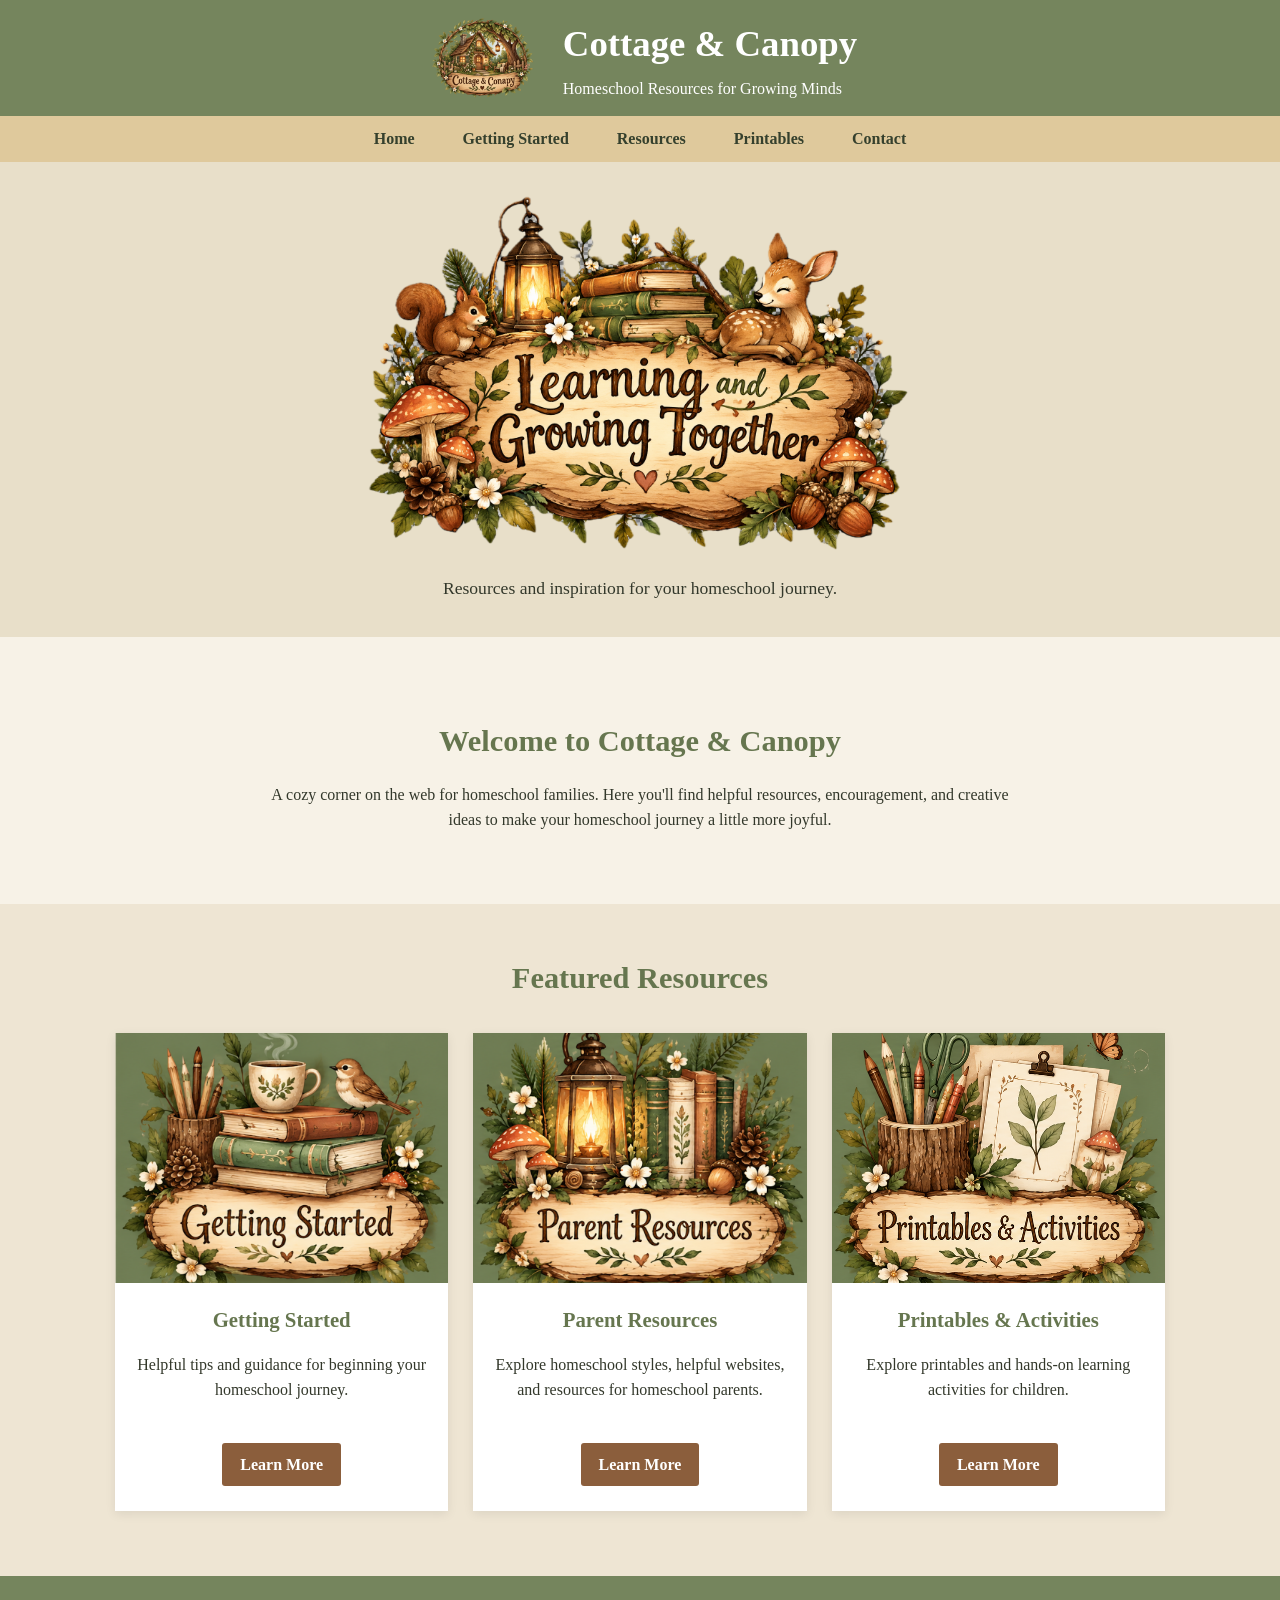
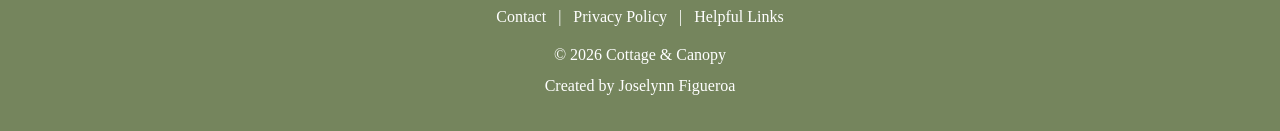
<file: index.html>
<!DOCTYPE html>
<html lang="en">

<head>
    <meta charset="UTF-8">
    <meta name="viewport" content="width=device-width, initial-scale=1.0">

    <meta name="description"
          content="Cottage and Canopy provides homeschool resources, ideas, and inspiration for homeschool families.">

    <title>Cottage &amp; Canopy | Homeschool Resources</title>

    <link rel="stylesheet" href="style.css">
</head>

<body>

    <!-- HEADER -->
    <header>

        <div class="branding">

            <img src="cottage-canopy-logo.png"
                 alt="Cottage and Canopy woodland cottage logo"
                 class="site-logo">

            <div class="brand-text">
                <h1>Cottage &amp; Canopy</h1>
                <p>Homeschool Resources for Growing Minds</p>
            </div>

        </div>

    </header>


    <!-- NAVIGATION -->
    <nav>
        <a href="index.html">Home</a>
        <a href="gettingstarted.html">Getting Started</a>
        <a href="resources.html">Resources</a>
        <a href="printables.html">Printables</a>
        <a href="contact.html">Contact</a>
    </nav>


    <main>

        <!-- HERO -->
        <section class="home-hero">

            <img src="learning-growing.png"
                 alt="Learning and Growing Together woodland sign"
                 class="hero-image">

            <p class="hero-subtitle">
                Resources and inspiration for your homeschool journey.
            </p>

        </section>


        <!-- WELCOME -->
        <section class="welcome">

            <h2>Welcome to Cottage &amp; Canopy</h2>

            <p>
                A cozy corner on the web for homeschool families.
                Here you'll find helpful resources, encouragement,
                and creative ideas to make your homeschool journey
                a little more joyful.
            </p>

        </section>


        <!-- FEATURED RESOURCES -->
        <section class="featured">

            <h2>Featured Resources</h2>

            <div class="cards">


                <!-- GETTING STARTED -->
                <article class="card">

                    <img src="gettingstarted.png"
                         alt="Getting Started homeschool resources"
                         class="featured-image">

                    <h3>Getting Started</h3>

                    <p>
                        Helpful tips and guidance for beginning
                        your homeschool journey.
                    </p>

                    <a class="button"
                       href="gettingstarted.html">
                        Learn More
                    </a>

                </article>


                <!-- PARENT RESOURCES -->
                <article class="card">

                    <img src="parentresources.png"
                         alt="Parent Resources for homeschool families"
                         class="featured-image">

                    <h3>Parent Resources</h3>

                    <p>
                        Explore homeschool styles, helpful websites,
                        and resources for homeschool parents.
                    </p>

                    <a class="button"
                       href="resources.html">
                        Learn More
                    </a>

                </article>


                <!-- PRINTABLES -->
                <article class="card">

                    <img src="printables.png"
                         alt="Printables and Activities homeschool resources"
                         class="featured-image">

                    <h3>Printables &amp; Activities</h3>

                    <p>
                        Explore printables and hands-on learning
                        activities for children.
                    </p>

                    <a class="button"
                       href="printables.html">
                        Learn More
                    </a>

                </article>

            </div>

        </section>

    </main>


    <!-- FOOTER -->
    <footer>

        <div class="footer-links">

            <a href="contact.html">Contact</a>

            <span>|</span>

            <a href="#">Privacy Policy</a>

            <span>|</span>

            <a href="resources.html">Helpful Links</a>

        </div>

        <p>&copy; 2026 Cottage &amp; Canopy</p>

        <p>Created by Joselynn Figueroa</p>

    </footer>

</body>

</html>
</file>
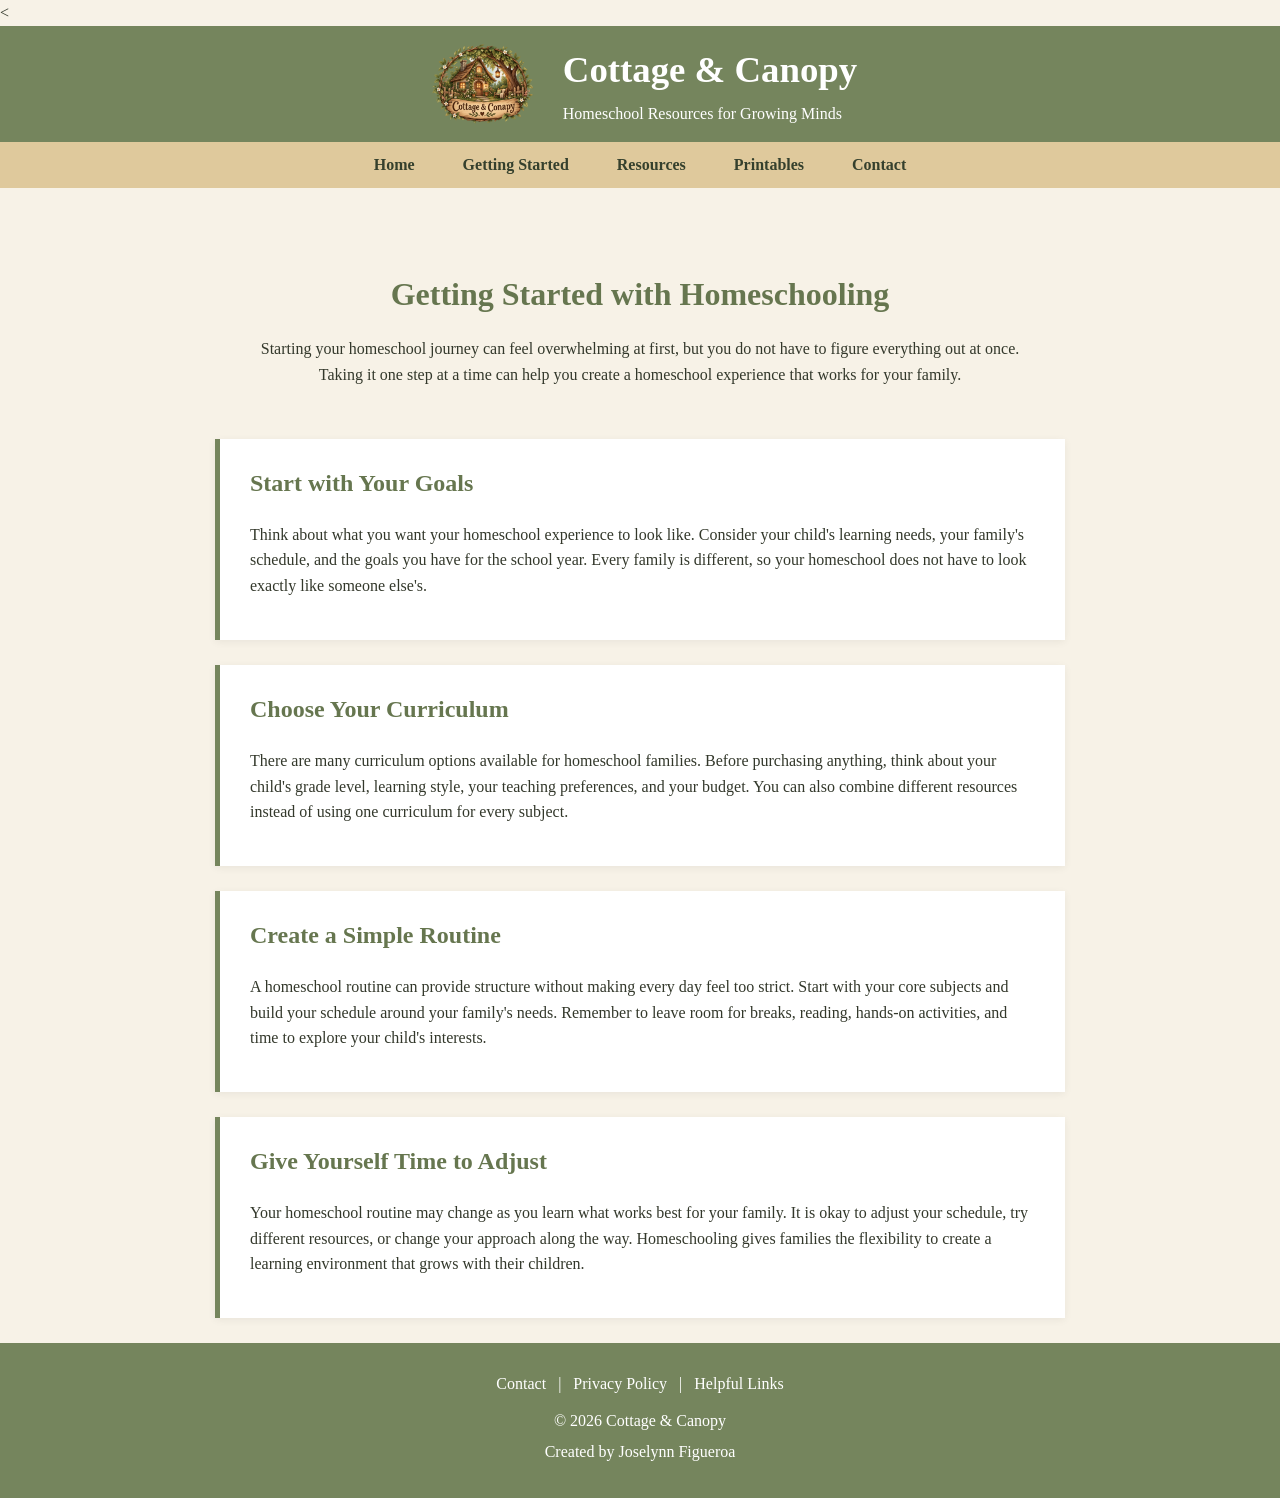
<file: gettingstarted.html>
<!DOCTYPE html>
<html lang="en">

<head>
    <meta charset="UTF-8">
    <meta name="viewport" content="width=device-width, initial-scale=1.0">
    <title>Getting Started | Cottage &amp; Canopy</title>
    <link rel="stylesheet" href="style.css">
</head>

<body>

    <<header>
    <div class="branding">

        <img src="cottage-canopy-logo.png"
             alt="Cottage and Canopy woodland cottage logo"
             class="site-logo">

        <div class="brand-text">
            <h1>Cottage &amp; Canopy</h1>
            <p>Homeschool Resources for Growing Minds</p>
        </div>

    </div>
</header>

    <nav>
        <a href="index.html">Home</a>
        <a href="gettingstarted.html">Getting Started</a>
        <a href="resources.html">Resources</a>
        <a href="printables.html">Printables</a>
        <a href="contact.html">Contact</a>
    </nav>

    <main>

        <section class="page-intro">
            <h2>Getting Started with Homeschooling</h2>
            <p>
                Starting your homeschool journey can feel overwhelming at first,
                but you do not have to figure everything out at once. Taking it
                one step at a time can help you create a homeschool experience
                that works for your family.
            </p>
        </section>

        <section class="content-section">
            <h2>Start with Your Goals</h2>
            <p>
                Think about what you want your homeschool experience to look like.
                Consider your child's learning needs, your family's schedule, and
                the goals you have for the school year. Every family is different,
                so your homeschool does not have to look exactly like someone else's.
            </p>
        </section>

        <section class="content-section">
            <h2>Choose Your Curriculum</h2>
            <p>
                There are many curriculum options available for homeschool
                families. Before purchasing anything, think about your child's
                grade level, learning style, your teaching preferences, and your
                budget. You can also combine different resources instead of using
                one curriculum for every subject.
            </p>
        </section>

        <section class="content-section">
            <h2>Create a Simple Routine</h2>
            <p>
                A homeschool routine can provide structure without making every
                day feel too strict. Start with your core subjects and build your
                schedule around your family's needs. Remember to leave room for
                breaks, reading, hands-on activities, and time to explore your
                child's interests.
            </p>
        </section>

        <section class="content-section">
            <h2>Give Yourself Time to Adjust</h2>
            <p>
                Your homeschool routine may change as you learn what works best
                for your family. It is okay to adjust your schedule, try different
                resources, or change your approach along the way. Homeschooling
                gives families the flexibility to create a learning environment
                that grows with their children.
            </p>
        </section>

    </main>

    <footer>
        <div class="footer-links">
            <a href="contact.html">Contact</a>
            <span>|</span>
            <a href="#">Privacy Policy</a>
            <span>|</span>
            <a href="#">Helpful Links</a>
        </div>

        <p>&copy; 2026 Cottage &amp; Canopy</p>
        <p>Created by Joselynn Figueroa</p>
    </footer>

</body>

</html>
</file>
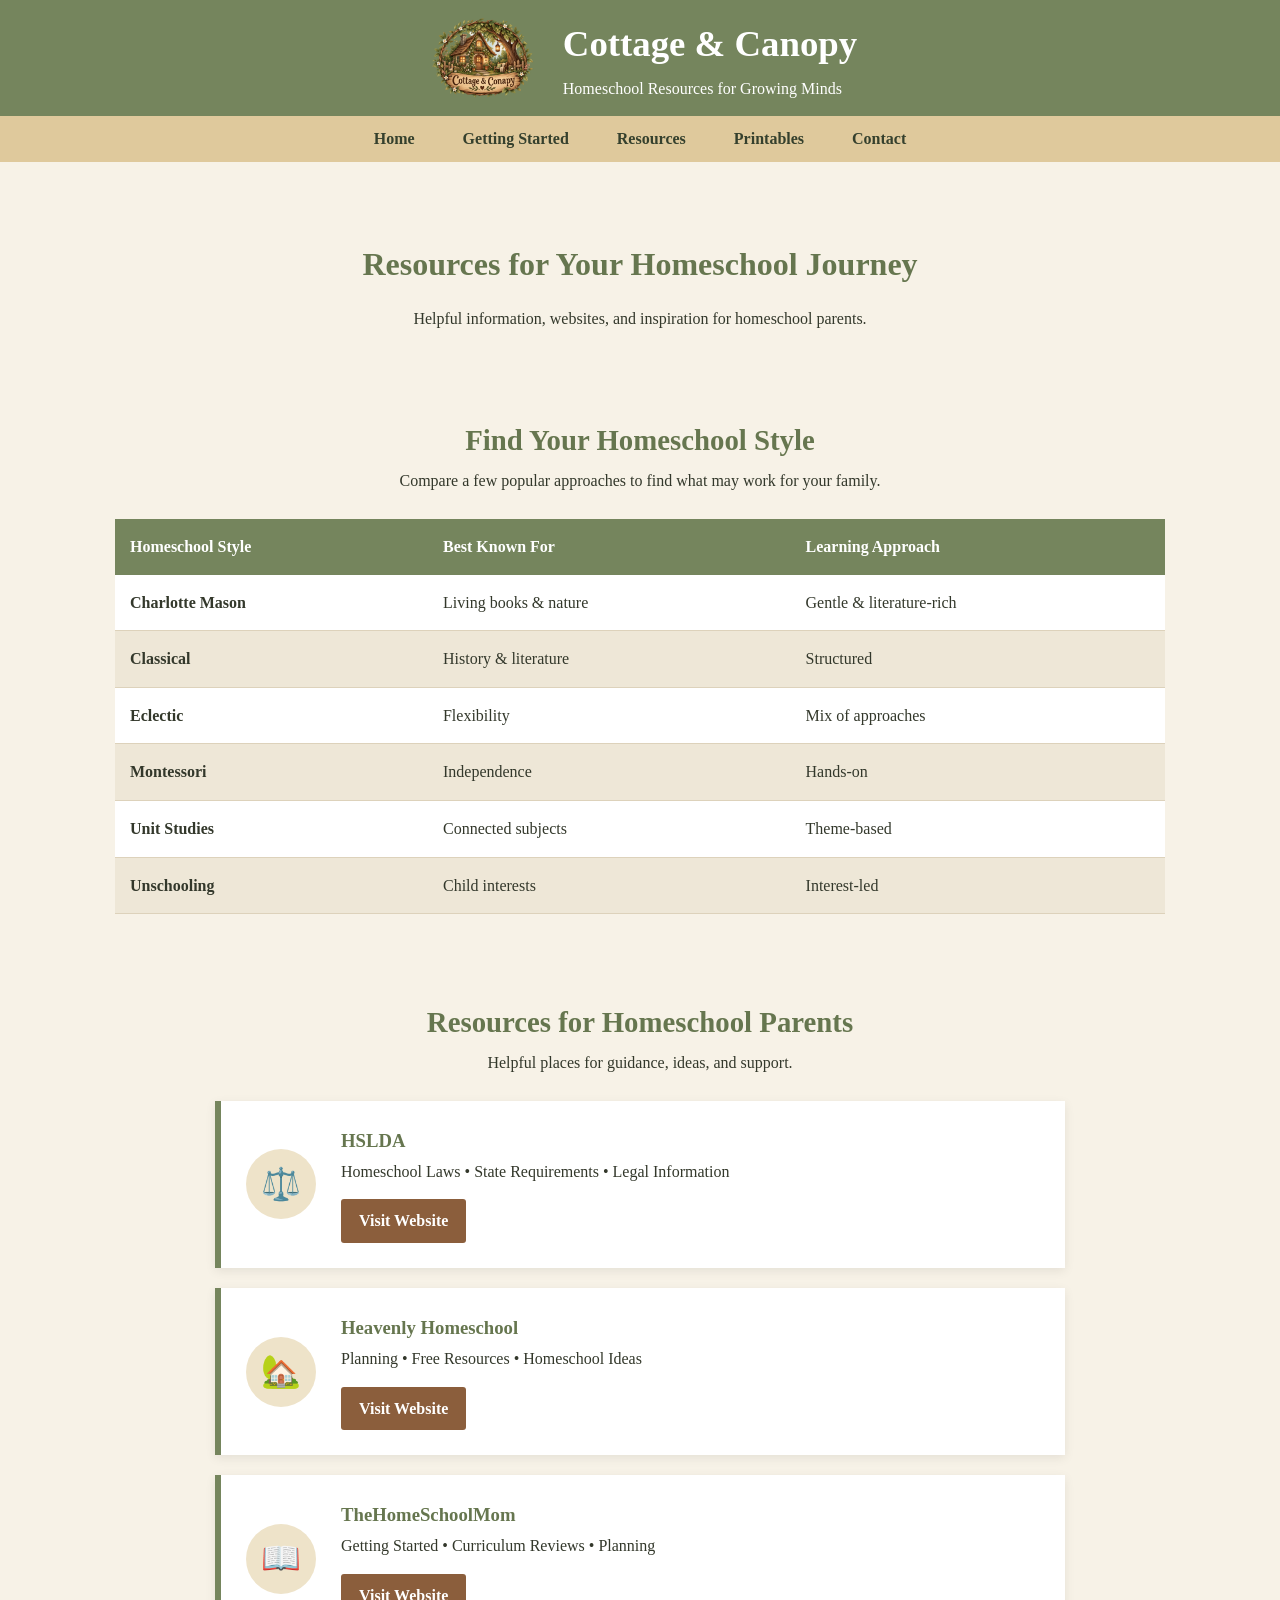
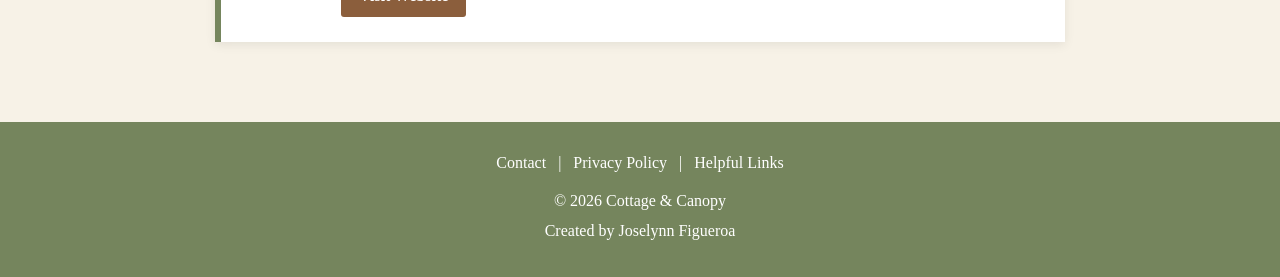
<file: resources.html>
<!DOCTYPE html>
<html lang="en">

<head>
    <meta charset="UTF-8">
    <meta name="viewport" content="width=device-width, initial-scale=1.0">

    <link rel="stylesheet" href="style.css">
</head>

<body>

    <header>
    <div class="branding">

        <img src="cottage-canopy-logo.png"
             alt="Cottage and Canopy woodland cottage logo"
             class="site-logo">

        <div class="brand-text">
            <h1>Cottage &amp; Canopy</h1>
            <p>Homeschool Resources for Growing Minds</p>
        </div>

    </div>
</header>

    <nav>
        <a href="index.html">Home</a>
        <a href="gettingstarted.html">Getting Started</a>
        <a href="resources.html">Resources</a>
        <a href="printables.html">Printables</a>
        <a href="contact.html">Contact</a>
    </nav>

    <main>

        <section class="resources-hero">

            <h2>Resources for Your Homeschool Journey</h2>

            <p>
                Helpful information, websites, and inspiration for
                homeschool parents.
            </p>
        </section>


        <!-- HOMESCHOOL STYLES -->

        <section class="styles-section">

            <h2>Find Your Homeschool Style</h2>

            <p class="section-intro">
                Compare a few popular approaches to find what may work
                for your family.
            </p>

            <div class="table-container">

                <table class="styles-table">

                    <thead>
                        <tr>
                            <th>Homeschool Style</th>
                            <th>Best Known For</th>
                            <th>Learning Approach</th>
                        </tr>
                    </thead>

                    <tbody>

                        <tr>
                            <td><strong>Charlotte Mason</strong></td>
                            <td>Living books &amp; nature</td>
                            <td>Gentle &amp; literature-rich</td>
                        </tr>

                        <tr>
                            <td><strong>Classical</strong></td>
                            <td>History &amp; literature</td>
                            <td>Structured</td>
                        </tr>

                        <tr>
                            <td><strong>Eclectic</strong></td>
                            <td>Flexibility</td>
                            <td>Mix of approaches</td>
                        </tr>

                        <tr>
                            <td><strong>Montessori</strong></td>
                            <td>Independence</td>
                            <td>Hands-on</td>
                        </tr>

                        <tr>
                            <td><strong>Unit Studies</strong></td>
                            <td>Connected subjects</td>
                            <td>Theme-based</td>
                        </tr>

                        <tr>
                            <td><strong>Unschooling</strong></td>
                            <td>Child interests</td>
                            <td>Interest-led</td>
                        </tr>

                    </tbody>

                </table>

            </div>

        </section>


        <!-- PARENT RESOURCES -->

        <section class="parent-section">

            <h2>Resources for Homeschool Parents</h2>

            <p class="section-intro">
                Helpful places for guidance, ideas, and support.
            </p>


            <article class="parent-card">

                <div class="parent-card-icon">⚖️</div>

                <div class="parent-card-content">
                    <h3>HSLDA</h3>

                    <p class="resource-tags">
                        Homeschool Laws • State Requirements • Legal Information
                    </p>

                    <a class="button"
                       href="https://hslda.org/"
                       target="_blank"
                       rel="noopener">
                        Visit Website
                    </a>
                </div>

            </article>


            <article class="parent-card">

                <div class="parent-card-icon">🏡</div>

                <div class="parent-card-content">
                    <h3>Heavenly Homeschool</h3>

                    <p class="resource-tags">
                        Planning • Free Resources • Homeschool Ideas
                    </p>

                    <a class="button"
                       href="https://www.heavenlyhomeschool.com/"
                       target="_blank"
                       rel="noopener">
                        Visit Website
                    </a>
                </div>

            </article>


            <article class="parent-card">

                <div class="parent-card-icon">📖</div>

                <div class="parent-card-content">
                    <h3>TheHomeSchoolMom</h3>

                    <p class="resource-tags">
                        Getting Started • Curriculum Reviews • Planning
                    </p>

                    <a class="button"
                       href="https://www.thehomeschoolmom.com/"
                       target="_blank"
                       rel="noopener">
                        Visit Website
                    </a>
                </div>

            </article>

        </section>

    </main>


    <footer>

        <div class="footer-links">
            <a href="contact.html">Contact</a>
            <span>|</span>
            <a href="#">Privacy Policy</a>
            <span>|</span>
            <a href="#">Helpful Links</a>
        </div>

        <p>&copy; 2026 Cottage &amp; Canopy</p>
        <p>Created by Joselynn Figueroa</p>

    </footer>

</body>

</html>
</file>
<file: style.css>
/* =========================================
   COTTAGE & CANOPY
   MAIN STYLESHEET
   ========================================= */


/* ---------- GENERAL ---------- */

* {
    box-sizing: border-box;
}

body {
    margin: 0;
    font-family: Georgia, "Times New Roman", serif;
    background-color: #f7f2e7;
    color: #33382b;
    line-height: 1.6;
}

main {
    min-height: 500px;
}

h1,
h2,
h3 {
    color: #66764f;
}

p {
    line-height: 1.6;
}


/* =========================================
   HEADER
   ========================================= */

header {
    background-color: #75855d;
    color: white;
}

.branding {
    max-width: 1100px;
    margin: 0 auto;
    padding: 15px 25px;

    display: flex;
    align-items: center;
    justify-content: center;
    gap: 20px;
}


/* Cottage & Canopy Logo */

.site-logo {
    width: 120px;
    height: auto;
    display: block;
}


/* Website Name */

.brand-text h1 {
    color: white;
    font-size: 2.3em;
    margin: 0;
}

.brand-text p {
    color: white;
    margin: 2px 0 0;
}


/* =========================================
   NAVIGATION
   ========================================= */

nav {
    background-color: #dfc99c;
    text-align: center;
    padding: 10px;
}

nav a {
    color: #35402d;
    text-decoration: none;
    font-weight: bold;
    margin: 0 22px;
}

nav a:visited {
    color: #35402d;
}

nav a:hover {
    color: #8a5735;
    text-decoration: underline;
}


/* =========================================
   HOME PAGE HERO
   ========================================= */

.home-hero {
    background-color: #e8dfc9;
    text-align: center;
    padding: 30px 20px 35px;
}


/* Learning & Growing Image */

.hero-image {
    display: block;

    width: 100%;
    max-width: 550px;
    height: auto;

    margin: 0 auto;
}


/* Text Under Hero Image */

.hero-subtitle {
    max-width: 600px;

    margin: 15px auto 0;

    font-size: 1.1em;
    color: #33382b;
}


/* =========================================
   WELCOME SECTION
   ========================================= */

.welcome {
    max-width: 800px;

    margin: 0 auto;

    text-align: center;

    padding: 55px 25px;
}

.welcome h2 {
    font-size: 1.9em;
    margin-bottom: 12px;
}


/* =========================================
   FEATURED RESOURCES
   ========================================= */

.featured {
    background-color: #eee5d3;

    padding: 50px 25px 65px;
}

.featured > h2 {
    text-align: center;

    font-size: 1.9em;

    margin-top: 0;
    margin-bottom: 30px;
}


/* Three Cards */

.cards {
    max-width: 1050px;

    margin: 0 auto;

    display: flex;
    justify-content: center;
    align-items: stretch;

    gap: 25px;
}


/* Individual Card */

.card {
    background-color: white;

    flex: 1;

    text-align: center;

    padding-bottom: 25px;

    overflow: hidden;

    box-shadow: 0 3px 10px rgba(0, 0, 0, 0.08);
}


/* Images Inside Cards */

.featured-image {
    display: block;

    width: 100%;
    height: 250px;

    object-fit: cover;
}


/* Card Titles */

.card h3 {
    margin: 20px 15px 8px;

    font-size: 1.3em;
}


/* Card Description */

.card p {
    padding: 0 20px;

    min-height: 75px;
}


/* =========================================
   BUTTONS
   ========================================= */

.button {
    display: inline-block;

    background-color: #8b5e3c;
    color: white;

    padding: 9px 18px;

    text-decoration: none;
    font-weight: bold;

    border-radius: 3px;
}

.button:visited {
    color: white;
}

.button:hover {
    background-color: #6f472c;
}


/* =========================================
   GETTING STARTED PAGE
   ========================================= */

.page-intro {
    max-width: 850px;

    margin: 0 auto;

    text-align: center;

    padding: 55px 25px 35px;
}

.page-intro h2 {
    font-size: 2em;
    margin-bottom: 10px;
}


/* Information Sections */

.content-section {
    max-width: 850px;

    margin: 0 auto 25px;

    background-color: white;

    padding: 25px 30px;

    border-left: 5px solid #75855d;

    box-shadow: 0 2px 8px rgba(0, 0, 0, 0.06);
}

.content-section h2 {
    margin-top: 0;

    font-size: 1.5em;
}


/* =========================================
   RESOURCES PAGE
   ========================================= */

.resources-hero,
.styles-section,
.parent-section {
    max-width: 1100px;

    margin: 0 auto;

    padding: 40px 25px;
}


/* Resources Introduction */

.resources-hero {
    text-align: center;

    padding-top: 50px;
    padding-bottom: 30px;
}

.resources-hero h2 {
    font-size: 2em;

    margin-bottom: 8px;
}


/* Section Headings */

.styles-section h2,
.parent-section h2 {
    text-align: center;

    font-size: 1.8em;

    margin-top: 0;
    margin-bottom: 5px;
}

.section-intro {
    text-align: center;

    margin-top: 0;
    margin-bottom: 25px;
}


/* =========================================
   HOMESCHOOL STYLE TABLE
   ========================================= */

.table-container {
    overflow-x: auto;

    margin-top: 25px;
}

.styles-table {
    width: 100%;

    border-collapse: collapse;

    background-color: white;

    box-shadow: 0 3px 10px rgba(0, 0, 0, 0.08);
}


/* Table Heading */

.styles-table th {
    background-color: #75855d;

    color: white;

    padding: 15px;

    text-align: left;
}


/* Table Cells */

.styles-table td {
    padding: 15px;

    border-bottom: 1px solid #ddd2bb;
}


/* Alternating Rows */

.styles-table tbody tr:nth-child(even) {
    background-color: #eee7d7;
}


/* Hover */

.styles-table tbody tr:hover {
    background-color: #e4dac3;
}


/* =========================================
   PARENT RESOURCE CARDS
   ========================================= */

.parent-section {
    padding-top: 45px;
    padding-bottom: 60px;
}

.parent-card {
    max-width: 850px;

    margin: 20px auto;

    padding: 25px;

    display: flex;

    align-items: center;

    gap: 25px;

    background-color: white;

    border-left: 6px solid #75855d;

    box-shadow: 0 3px 10px rgba(0, 0, 0, 0.08);
}


/* Resource Icon */

.parent-card-icon {
    width: 70px;
    height: 70px;

    flex-shrink: 0;

    display: flex;

    align-items: center;
    justify-content: center;

    background-color: #eee3c9;

    border-radius: 50%;

    font-size: 2em;
}


/* Resource Information */

.parent-card-content {
    flex: 1;
}

.parent-card-content h3 {
    margin-top: 0;
    margin-bottom: 3px;
}

.resource-tags {
    margin-top: 0;
    margin-bottom: 15px;
}


/* =========================================
   FOOTER
   ========================================= */

footer {
    background-color: #75855d;

    color: white;

    text-align: center;

    padding: 28px 20px;
}

footer p {
    margin: 5px 0;
}

.footer-links {
    margin-bottom: 12px;
}

.footer-links a {
    color: white;

    text-decoration: none;

    margin: 0 8px;
}

.footer-links a:visited {
    color: white;
}

.footer-links a:hover {
    text-decoration: underline;
}


/* =========================================
   TABLET / SMALL SCREEN
   ========================================= */

@media (max-width: 768px) {

    /* Header */

    .branding {
        flex-direction: column;

        text-align: center;

        gap: 8px;
    }

    .site-logo {
        width: 110px;
    }

    .brand-text h1 {
        font-size: 2em;
    }


    /* Navigation */

    nav a {
        display: block;

        margin: 7px 0;
    }


    /* Homepage Hero */

    .hero-image {
        max-width: 450px;
    }


    /* Featured Cards */

    .cards {
        flex-direction: column;
    }

    .card {
        max-width: 500px;

        width: 100%;

        margin: 0 auto;
    }

    .featured-image {
        height: auto;
    }


    /* Resource Cards */

    .parent-card {
        flex-direction: column;

        text-align: center;
    }


    /* Table */

    .styles-table th,
    .styles-table td {
        padding: 10px;
    }

}


/* =========================================
   PHONES
   ========================================= */

@media (max-width: 500px) {

    .site-logo {
        width: 95px;
    }

    .brand-text h1 {
        font-size: 1.7em;
    }

    .home-hero {
        padding: 25px 15px 30px;
    }

    .hero-image {
        max-width: 350px;
    }

    .welcome {
        padding: 40px 20px;
    }

    .featured {
        padding: 40px 20px;
    }

}
</file>
